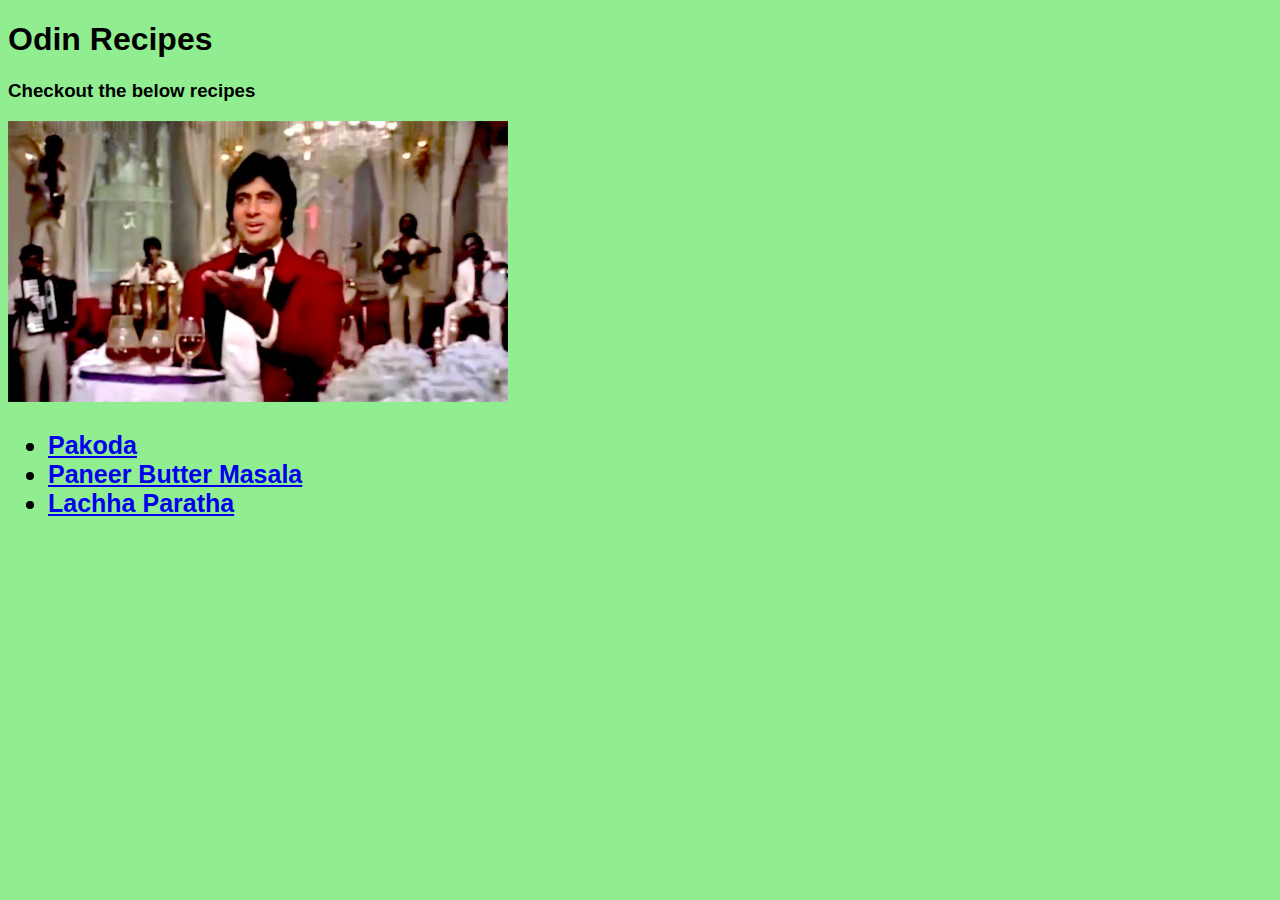
<file: index.html>
<!DOCTYPE html>
<html lang="en">
<head>
    <meta charset="UTF-8">
    <meta http-equiv="X-UA-Compatible" content="IE=edge">
    <meta name="viewport" content="width=device-width, initial-scale=1.0">
    <title>Odin Recipes</title>
    <link rel="stylesheet" href="style.css">
</head>
<body>
    <h1>Odin Recipes</h1>
    <h3>Checkout the below recipes</h3>
    <img src="recipes/ab.jpg">
    <ul>
        <li><strong><a href="recipes/pakoda.html">Pakoda</a></strong></li>
        <li><strong><a href="recipes/paneer-butter-masala.html">Paneer Butter Masala</a></strong> </li>  
        <li><strong><a href="recipes/lachha-paratha.html"> Lachha Paratha</a></strong></li>
    </ul>
  
</body>
</html>
</file>
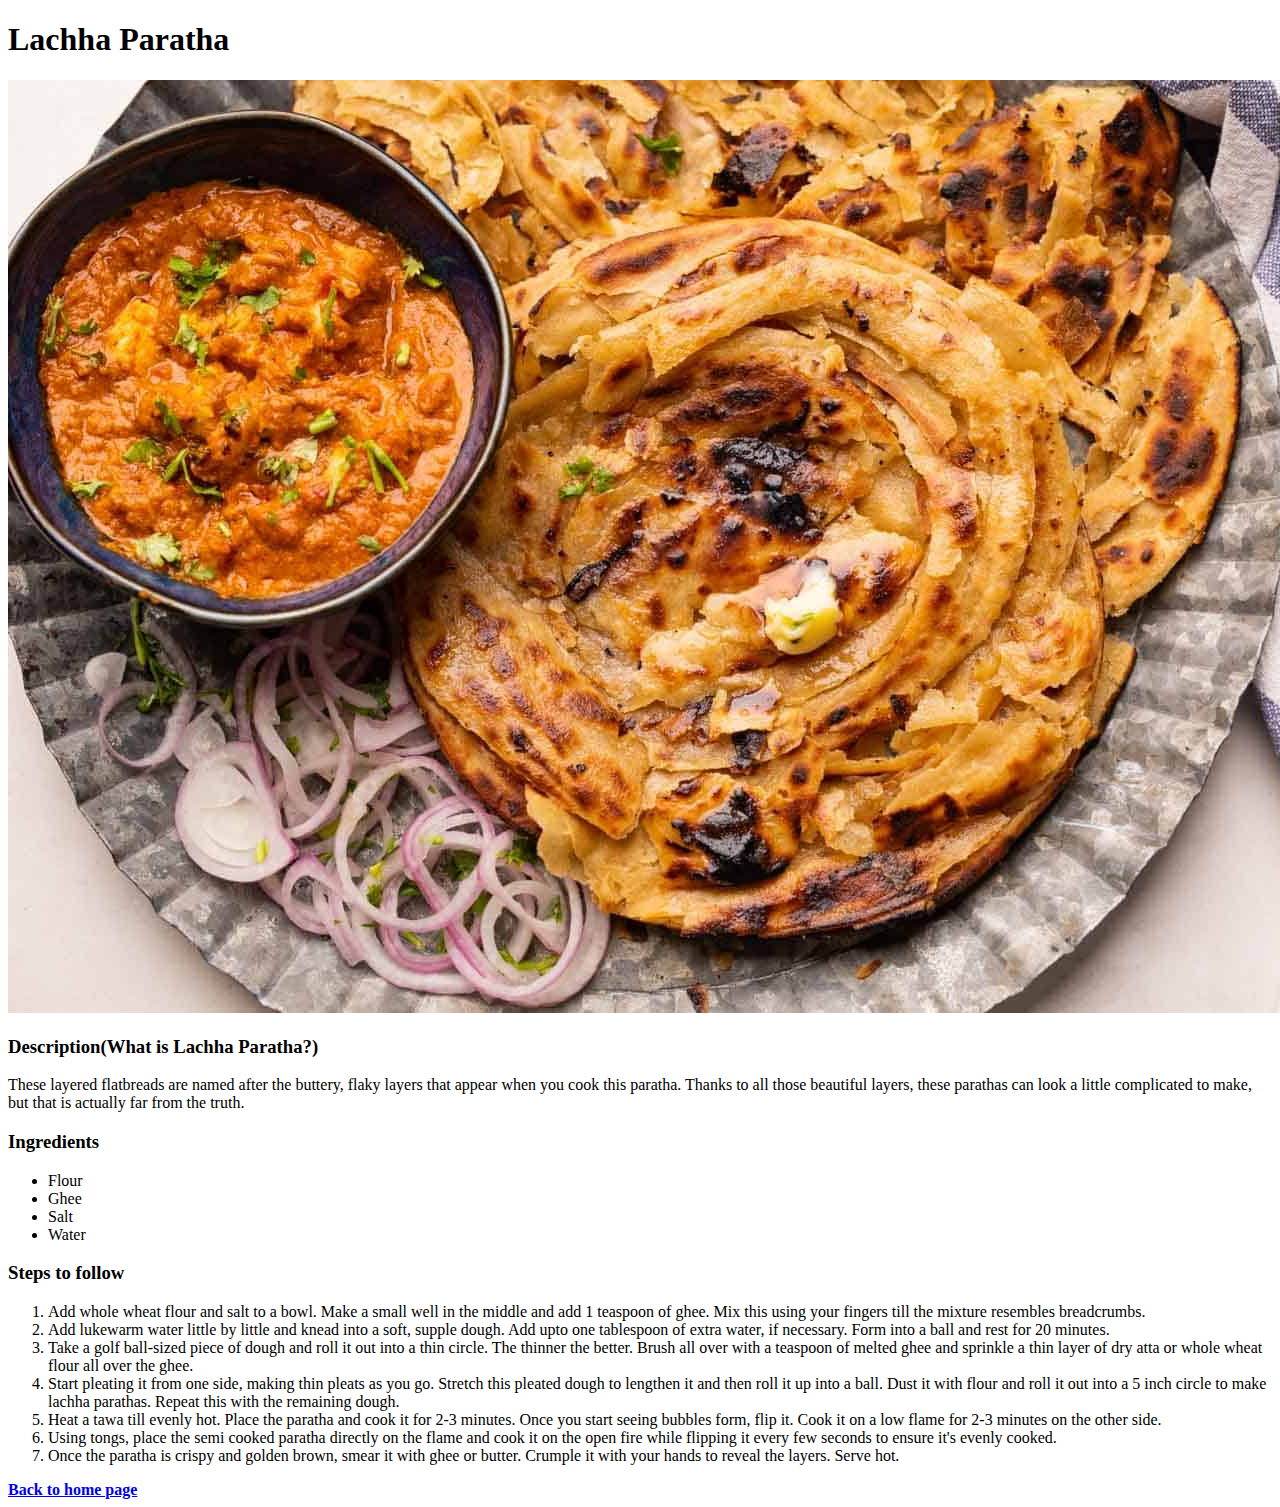
<file: recipes/lachha-paratha.html>
<!DOCTYPE html>
<html lang="en">
    <head>

        <meta charset="UTF-8">
        <title>Lachha Paratha</title>

    </head>
    <body>
        <h1>Lachha Paratha</h1>
        <img src="LP.jpg" 
        alt="Image of Lachha Paratha 
        along with paneer butter masala and some onions as salad">

        <h3>Description(What is Lachha Paratha?)</h3>
        <p>These layered flatbreads are named after the buttery, 
            flaky layers that appear when you cook this paratha. 
            Thanks to all those beautiful layers, 
            these parathas can look a little complicated to make, 
            but that is actually far from the truth.</p>
        
        <h3>Ingredients</h3>
        <ul>
            <li>Flour</li>
            <li>Ghee</li>
            <li>Salt</li>
            <li>Water</li>
        </ul>
        <h3>Steps to follow</h3>
        <ol>
            <li>Add whole wheat flour and salt to a bowl. 
                Make a small well in the middle and add 1 teaspoon of ghee. 
                Mix this using your fingers till the mixture resembles breadcrumbs.</li>
            <li>Add lukewarm water little by little and knead into a soft, supple dough.
                Add upto one tablespoon of extra water, if necessary. 
                Form into a ball and rest for 20 minutes.</li>
            <li>Take a golf ball-sized piece of dough and roll it out into a thin circle. 
                The thinner the better. Brush all over with a teaspoon of melted ghee and 
                sprinkle a thin layer of dry atta or whole wheat flour all over the ghee.</li>
            <li>Start pleating it from one side, making thin pleats as you go. Stretch this
                pleated dough to lengthen it and then roll it up into a ball. Dust it with 
                flour and roll it out into a 5 inch circle to make lachha parathas. 
                Repeat this with the remaining dough.</li>
            <li>Heat a tawa till evenly hot. Place the paratha and cook it for 2-3 minutes.
                Once you start seeing bubbles form, flip it. Cook it on a low flame for 2-3 minutes
                on the other side.</li>
            <li>Using tongs, place the semi cooked paratha directly on the flame and cook it on the
                open fire while flipping it every few seconds to ensure it's evenly cooked.</li>
            <li>Once the paratha is crispy and golden brown, smear it with ghee or butter. 
                Crumple it with your hands to reveal the layers. Serve hot.</li>
        
        </ol>
        <a href="../index.html"> <strong>Back to home page</strong></a>

    </body>
</html>
</file>
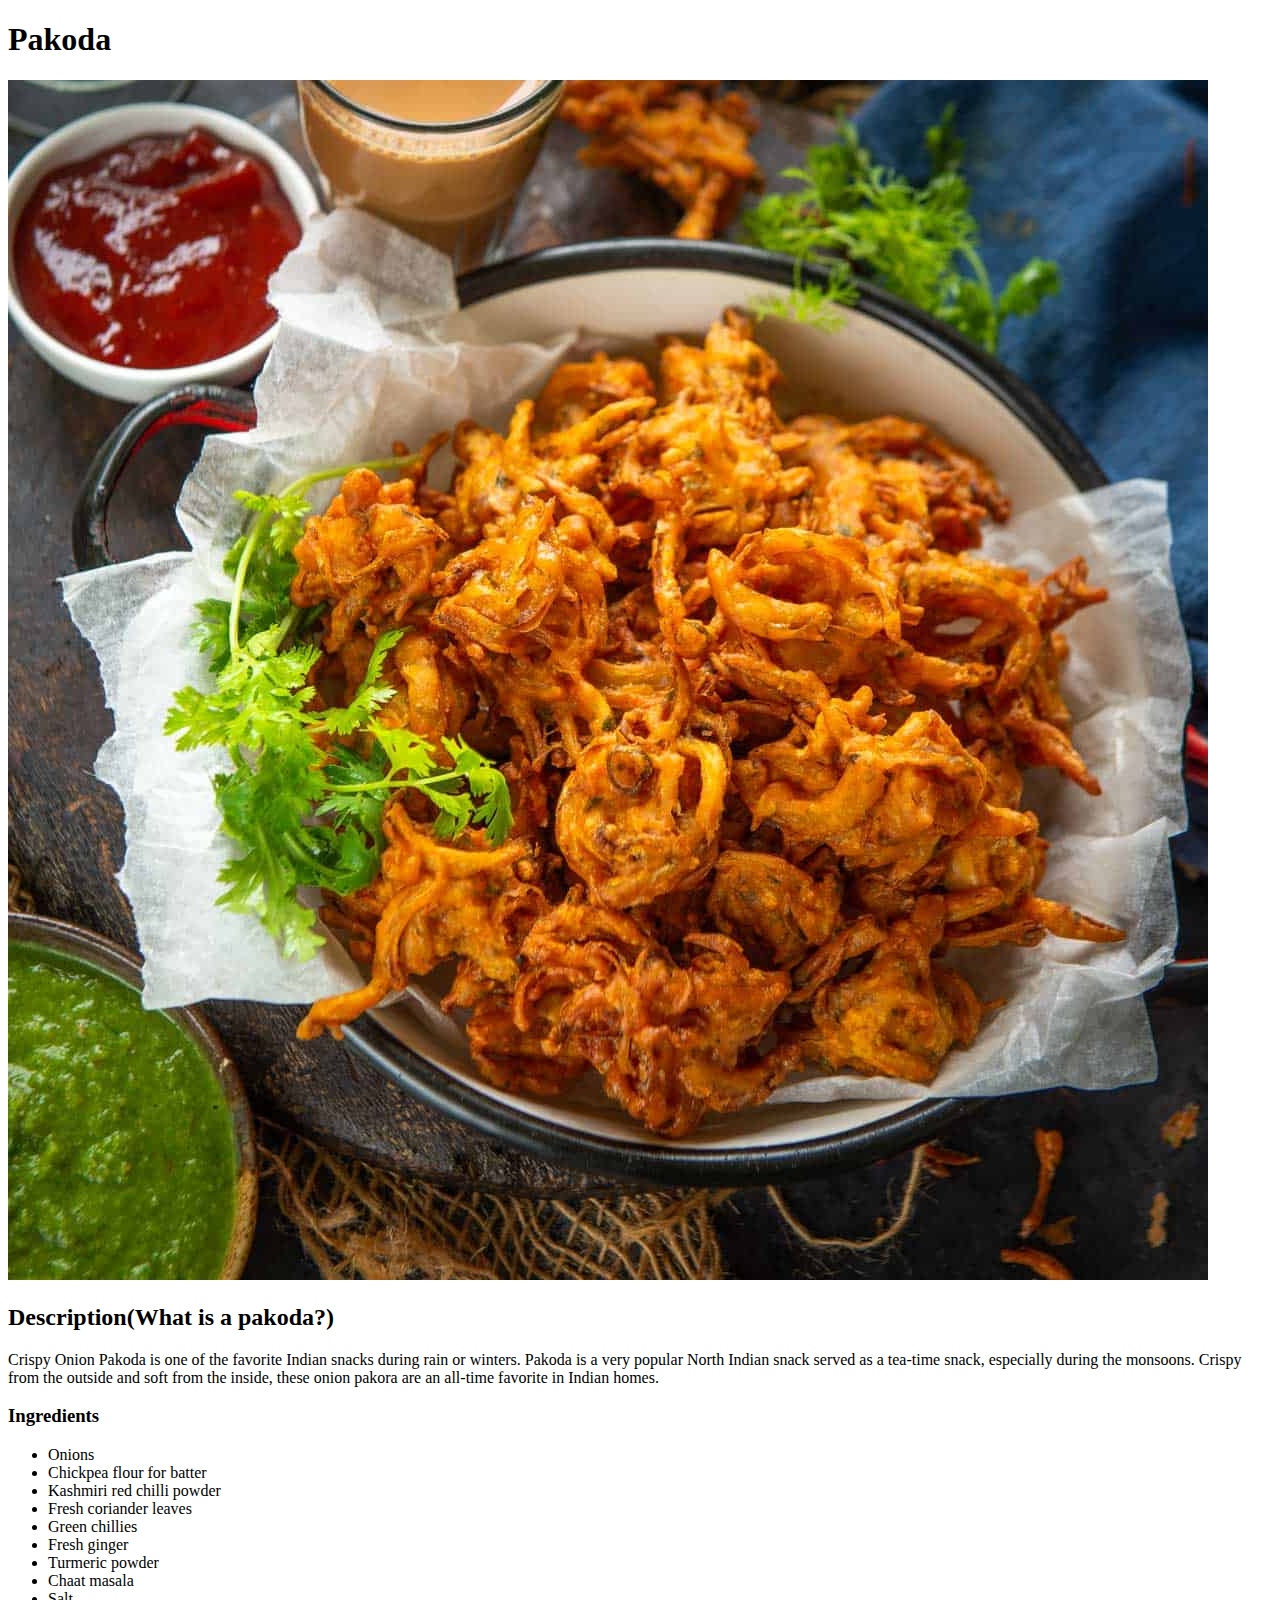
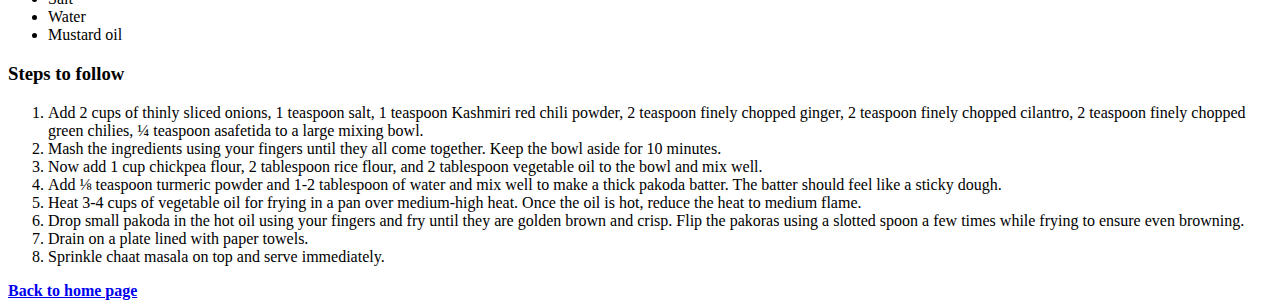
<file: recipes/pakoda.html>
<!DOCTYPE html>
<html lang="en">
<head>
    <meta charset="UTF-8">
    <meta http-equiv="X-UA-Compatible" content="IE=edge">
    <meta name="viewport" content="width=device-width, initial-scale=1.0">
    <title>Pakoda</title>
</head>
<body>
    <h1>Pakoda</h1>
    <img src="Onion-Pakoda-2-3.jpg" 
    alt="Image of tasty onion pakodas with chutney and tea">

    <h2>Description(What is a pakoda?)</h2>
    <p>Crispy Onion Pakoda is one of the favorite 
        Indian snacks during rain or winters.
        Pakoda is a very popular North Indian snack served as a tea-time snack, 
        especially during the monsoons.
        Crispy from the outside and soft from the inside, 
        these onion pakora are an all-time favorite in Indian homes.</p>        

    <h3>Ingredients</h3>
    <ul>
        <li>Onions</li>
        <li>Chickpea flour for batter</li>
        <li>Kashmiri red chilli powder</li>
        <li>Fresh coriander leaves</li>
        <li>Green chillies</li>
        <li>Fresh ginger</li>
        <li>Turmeric powder</li>
        <li>Chaat masala</li>
        <li>Salt</li>
        <li>Water</li>
        <li>Mustard oil</li>
    </ul>
    <h3>Steps to follow</h3>
    <ol>
        <li>Add
            2 cups of thinly sliced onions,
            1 teaspoon salt,
            1 teaspoon Kashmiri red chili powder,
            2 teaspoon finely chopped ginger,
            2 teaspoon finely chopped cilantro,
            2 teaspoon finely chopped green chilies,
            ¼ teaspoon asafetida        
        to a large mixing bowl.</li>
        <li>Mash the ingredients using your fingers until they all come together.

            Keep the bowl aside for 10 minutes.</li>
        <li>Now add 1 cup chickpea flour, 2 tablespoon rice flour, 
            and 2 tablespoon vegetable oil to the bowl and mix well.</li>
        <li>Add ⅛ teaspoon turmeric powder and 1-2 tablespoon of water and 
            mix well to make a thick pakoda batter. 
            The batter should feel like a sticky dough.</li>
        <li>Heat 3-4 cups of vegetable oil for frying in a pan over medium-high heat.

            Once the oil is hot, reduce the heat to medium flame.</li>
        <li>Drop small pakoda in the hot oil using your fingers and 
            fry until they are golden brown and crisp. 
            Flip the pakoras using a slotted spoon a few times while 
            frying to ensure even browning.</li>
        <li>Drain on a plate lined with paper towels.</li>
        <li>Sprinkle chaat masala on top and serve immediately.</li>

    </ol>

    <a href="../index.html"> <strong>Back to home page</strong></a>
</body>
</html>
</file>
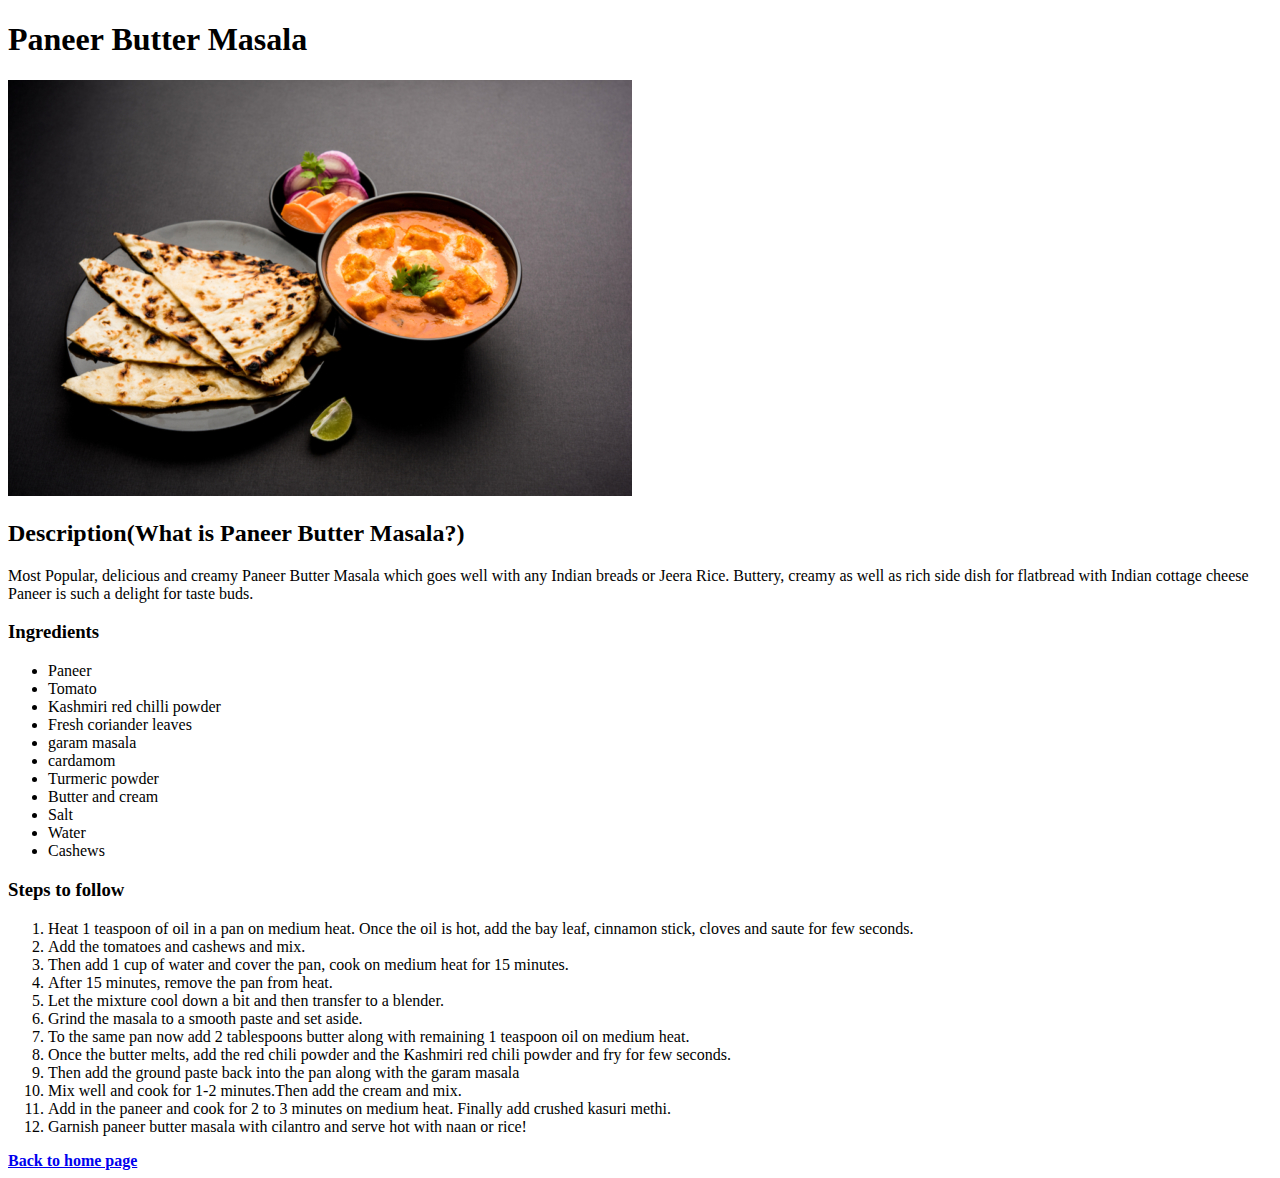
<file: recipes/paneer-butter-masala.html>
<!DOCTYPE html>
<html lang="en">
<head>
    <meta charset="UTF-8">
    <meta http-equiv="X-UA-Compatible" content="IE=edge">
    <meta name="viewport" content="width=device-width, initial-scale=1.0">
    <title>Paneer Butter Masala</title>
</head>
<body>
    <h1>Paneer Butter Masala</h1>
    <img src="PBM.jpg" 
    alt="Image of paneer butter masala with roti and salad">

    <h2>Description(What is Paneer Butter Masala?)</h2>
    <p>Most Popular, delicious and creamy 
        Paneer Butter Masala which goes well 
        with any Indian breads or Jeera Rice.
        Buttery, creamy as well as rich side dish for flatbread with 
        Indian cottage cheese Paneer is such a delight for taste buds. </p>
        
    <h3>Ingredients</h3>
    <ul>
        <li>Paneer</li>
        <li>Tomato</li>
        <li>Kashmiri red chilli powder</li>
        <li>Fresh coriander leaves</li>
        <li>garam masala</li>
        <li>cardamom</li>
        <li>Turmeric powder</li>
        <li>Butter and cream</li>
        <li>Salt</li>
        <li>Water</li>
        <li>Cashews</li>
    </ul>
    <h3>Steps to follow</h3>
    <ol>
        <li>Heat 1 teaspoon of oil in a pan on medium heat. 
            Once the oil is hot, 
            add the bay leaf, cinnamon stick, cloves and 
            saute for few seconds.</li>
        <li>Add the tomatoes and cashews and mix.</li>
        <li>Then add 1 cup of water and 
            cover the pan, cook on medium heat for 15 minutes.</li>
        <li> After 15 minutes, remove the pan from heat.</li>
        <li>Let the mixture cool down a bit and then transfer to a blender.</li>
        <li>Grind the masala to a smooth paste and set aside.</li> 
        <li>To the same pan now add 2 tablespoons butter 
            along with remaining 1 teaspoon oil on medium heat.</li> 
        <li>Once the butter melts, add the red chili powder and 
            the Kashmiri red chili powder and fry for few seconds.</li>
        <li>Then add the ground paste back into the pan along with the garam masala</li>
        <li>Mix well and cook for 1-2 minutes.Then add the cream and mix.</li>
        <li>Add in the paneer and cook for 2 to 3 minutes on medium heat. 
            Finally add crushed kasuri methi.</li>
        <li>Garnish paneer butter masala with cilantro and serve hot with naan or rice!</li>
    </ol>

    <a href="../index.html"> <strong>Back to home page</strong></a>

    
</body>
</html>
</file>
<file: style.css>
body{
    background-color: lightgreen;
}

h1,h3, ul {
    font-family: Verdana, Geneva, Tahoma, sans-serif;
}

ul {
    font-size: 25px;
}
img{
    width: 500px;
    height: auto;
}
</file>
